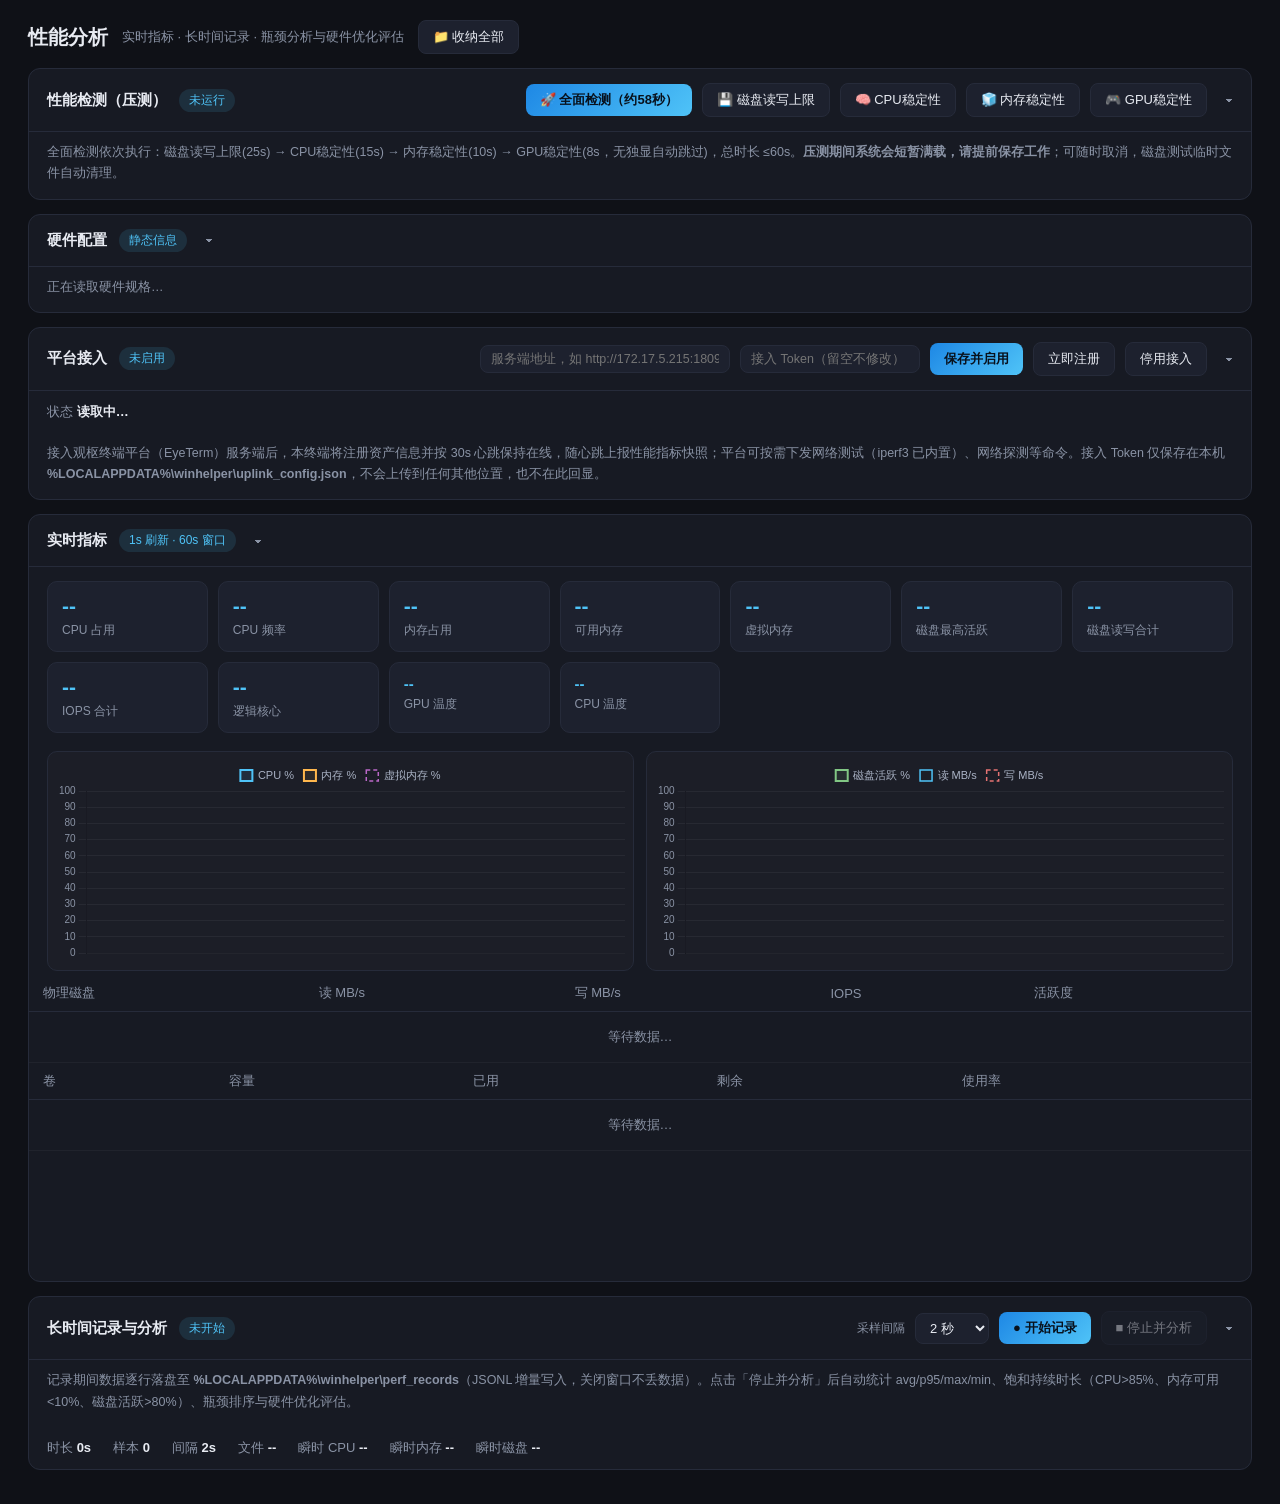
<file: perf-analyzer/web/perf-standalone.html>
<!DOCTYPE html>
<html lang="zh-CN" data-theme="dark">
<head>
    <meta charset="UTF-8">
    <meta name="viewport" content="width=device-width, initial-scale=1.0">
    <title>观枢终端平台｜EyeTerm · 性能分析独立测试页（perf-analyzer）</title>
    <script src="../vendor/chart.umd.min.js"></script>
    <style>
        /* 精简深色主题（与主应用视觉一致的必要子集） */
        :root {
            --bg: #0f1117; --panel: #171a23; --panel2: #1d212e; --border: #262b3a; --border-color: #262b3a;
            --text: #e8ebf2; --text2: #8a93a5; --text-secondary: #8a93a5; --text-primary: #e8ebf2;
            --accent: #4fc3f7; --accent-cyan: #4fc3f7; --ok: #81c784; --warn: #ffb74d; --err: #e57373;
        }
        * { margin: 0; padding: 0; box-sizing: border-box; }
        body { background: var(--bg); color: var(--text); font-family: "Segoe UI", "Microsoft YaHei", sans-serif; padding: 20px 28px; }
        h2 { font-size: 20px; }
        h3 { font-size: 15px; font-weight: 600; }
        .page-header { display: flex; align-items: center; gap: 14px; margin-bottom: 14px; flex-wrap: wrap; }
        .page-subtitle { color: var(--text2); font-size: 13px; }
        .section-card { background: var(--panel); border: 1px solid var(--border); border-radius: 12px; margin-bottom: 14px; overflow: hidden; }
        .card-header { display: flex; align-items: center; gap: 12px; padding: 14px 18px; border-bottom: 1px solid var(--border); cursor: pointer; flex-wrap: wrap; }
        .card-badge { font-size: 12px; color: var(--accent); background: rgba(79,195,247,.12); border-radius: 20px; padding: 3px 10px; }
        .btn { border: 1px solid var(--border); background: var(--panel2); color: var(--text); border-radius: 8px; padding: 7px 14px; font-size: 13px; cursor: pointer; }
        .btn:hover { border-color: var(--accent); }
        .btn:disabled { opacity: .45; cursor: not-allowed; }
        .btn-primary { background: linear-gradient(135deg, #1e88e5, #4fc3f7); border: none; color: #08111c; font-weight: 600; }
        .filter-select { background: var(--panel2); color: var(--text); border: 1px solid var(--border); border-radius: 8px; padding: 6px 10px; font-size: 13px; }
        .table-wrapper { overflow-x: auto; }
        .event-table { width: 100%; border-collapse: collapse; font-size: 13px; }
        .event-table th { text-align: left; padding: 9px 14px; color: var(--text2); font-weight: 500; border-bottom: 1px solid var(--border); white-space: nowrap; }
        .event-table td { padding: 9px 14px; border-bottom: 1px solid rgba(255,255,255,.04); white-space: nowrap; }
        .empty-state { text-align: center; color: var(--text2); padding: 16px !important; }
        .disk-note { padding: 10px 18px 14px; color: var(--text2); font-size: 12.5px; line-height: 1.7; }
        .disk-toolbar { display: flex; align-items: center; gap: 10px; margin-left: auto; flex-wrap: wrap; }
        .progress-text { color: var(--text2); font-size: 12px; }
        .card-chevron { margin-left: 6px; color: var(--text2); }
        .section-card.collapsed > *:not(.card-header) { display: none; }
    </style>
    <style id="perf-style">
        /* ===== perf 模块特有样式（同步到主应用 tab-perf section 内部 <style>） ===== */
        .perf-live-grid { display: grid; grid-template-columns: repeat(auto-fit, minmax(140px, 1fr)); gap: 10px; padding: 14px 18px 6px; }
        .perf-live-item { background: var(--panel2, #1d212e); border: 1px solid var(--border, #262b3a); border-radius: 10px; padding: 12px 14px; display: flex; flex-direction: column; gap: 4px; }
        .perf-live-value { font-size: 21px; font-weight: 700; color: var(--accent, #4fc3f7); font-variant-numeric: tabular-nums; }
        .perf-live-label { font-size: 12px; color: var(--text2, #8a93a5); }
        .perf-charts-row { display: grid; grid-template-columns: 1fr 1fr; gap: 12px; padding: 12px 18px 4px; }
        @media (max-width: 980px) { .perf-charts-row { grid-template-columns: 1fr; } }
        .perf-chart-box { height: 220px; background: rgba(255,255,255,.02); border: 1px solid var(--border, #262b3a); border-radius: 10px; padding: 8px; }
        .perf-rec-status { display: flex; flex-wrap: wrap; gap: 8px 22px; padding: 12px 18px; font-size: 13px; color: var(--text2, #8a93a5); }
        .perf-rec-status b { color: var(--text, #e8ebf2); font-variant-numeric: tabular-nums; }
        .perf-report { padding: 14px 18px 18px; }
        .perf-report-head { display: flex; align-items: baseline; gap: 14px; flex-wrap: wrap; margin-bottom: 10px; }
        .perf-report-title { font-size: 15px; font-weight: 700; }
        .perf-report-level { font-size: 12.5px; border: 1px solid; border-radius: 20px; padding: 2px 10px; }
        .perf-report-meta { font-size: 12px; color: var(--text2, #8a93a5); }
        .perf-report-item { background: rgba(255,255,255,.03); border: 1px solid var(--border, #262b3a); border-left: 3px solid var(--accent, #4fc3f7); border-radius: 8px; padding: 10px 12px; margin-bottom: 8px; font-size: 13px; line-height: 1.6; }
        .perf-report-suggestion { color: var(--text2, #8a93a5); font-size: 12.5px; margin-top: 2px; }
        .perf-sev { font-size: 11.5px; border: 1px solid; border-radius: 4px; padding: 0 5px; margin-right: 4px; }
        .perf-sat-row { display: grid; grid-template-columns: repeat(auto-fit, minmax(220px, 1fr)); gap: 10px; margin-top: 12px; }
        .perf-sat-item { display: flex; gap: 10px; align-items: flex-start; background: rgba(255,255,255,.02); border: 1px solid var(--border, #262b3a); border-radius: 10px; padding: 10px 12px; font-size: 13px; }
                .perf-sat-rank { font-weight: 800; color: var(--accent, #4fc3f7); font-size: 15px; }
                .perf-sat-detail { color: var(--text2, #8a93a5); font-size: 12px; margin-top: 3px; }
                .hw-grid { display: grid; grid-template-columns: repeat(auto-fit, minmax(300px, 1fr)); gap: 10px; padding: 14px 18px; }
                .hw-group { background: rgba(255,255,255,.02); border: 1px solid var(--border-color, #262b3a); border-radius: 10px; padding: 12px 14px; margin-bottom: 10px; }
                .hw-grid .hw-group { margin-bottom: 0; }
                .hw-title { font-size: 13.5px; font-weight: 700; margin-bottom: 8px; }
                .hw-body { display: flex; flex-direction: column; gap: 4px; }
                .hw-name { font-size: 13.5px; }
                .hw-meta { font-size: 12.5px; color: var(--text-secondary, #8a93a5); line-height: 1.6; }
                .hw-badge { display: inline-block; font-size: 11px; border: 1px solid var(--accent-cyan, #4fc3f7); color: var(--accent-cyan, #4fc3f7); border-radius: 4px; padding: 0 6px; margin-left: 6px; }
                .hw-badge-sys { border-color: var(--warn, #ffb74d); color: var(--warn, #ffb74d); }
                .perf-progress-row { display: flex; gap: 16px; align-items: center; flex-wrap: wrap; padding: 10px 18px; font-size: 13px; color: var(--text-secondary, #8a93a5); }
                .perf-progress-row b { color: var(--text-primary, #e8ebf2); }
                .perf-gpu-wrap { padding: 0 18px 12px; display: none; }
                .perf-gpu-wrap canvas { border: 1px solid var(--border-color, #262b3a); border-radius: 8px; }
                /* ===== uiConfirm 全局确认对话框（组件内联于页尾 script；app.js 为唯一实现基准） ===== */
                .btn-ghost { background: none; border: 1px solid var(--border-color, #262b3a); color: var(--text-secondary, #8a93a5); }
                .btn-ghost:hover { color: var(--text-primary, #e8ebf2); border-color: var(--text-secondary, #8a93a5); }
                .ui-confirm-mask { position: fixed; inset: 0; z-index: 1200; background: rgba(6, 8, 12, .72); display: flex; align-items: center; justify-content: center; }
                .ui-confirm-card { width: min(420px, 88vw); background: var(--panel, #171a23); border: 1px solid var(--border-color, #262b3a); border-radius: 12px; box-shadow: 0 12px 44px rgba(0, 0, 0, .55); overflow: hidden; }
                .ui-confirm-head { padding: 16px 18px 0; }
                .ui-confirm-head h3 { margin: 0; font-size: 15px; font-weight: 600; color: var(--text-primary, #e8ebf2); }
                .ui-confirm-body { padding: 10px 18px 4px; font-size: 13px; line-height: 1.7; color: var(--text-secondary, #aab3c5); white-space: pre-line; word-break: break-word; max-height: 50vh; overflow: auto; }
                .ui-confirm-foot { display: flex; justify-content: flex-end; gap: 8px; padding: 14px 18px 16px; }
                .ui-confirm-btn { min-width: 76px; }
                .ui-confirm-ok-danger { background: #e57373 !important; border-color: #e57373 !important; color: #fff !important; }
                .ui-confirm-ok-danger:hover { background: #ef8a8a !important; }
    </style>
</head>
<body>
    <div id="tab-perf" class="tab-content active">
        <div class="page-header">
            <h2>性能分析</h2>
            <p class="page-subtitle">实时指标 · 长时间记录 · 瓶颈分析与硬件优化评估</p>
            <button class="btn" onclick="toggleAllCards(this)">📁 收纳全部</button>
        </div>

        <!-- 性能检测（压测）——首行 -->
        <div class="section-card" data-collapse>
            <div class="card-header">
                <h3>性能检测（压测）</h3>
                <span class="card-badge" id="perfStressBadge">未运行</span>
                <div class="disk-toolbar">
                    <button class="btn btn-primary" data-stress-mode="full" onclick="startPerfStress('full')">🚀 全面检测（约58秒）</button>
                    <button class="btn" data-stress-mode="disk" onclick="startPerfStress('disk')">💾 磁盘读写上限</button>
                    <button class="btn" data-stress-mode="cpu" onclick="startPerfStress('cpu')">🧠 CPU稳定性</button>
                    <button class="btn" data-stress-mode="mem" onclick="startPerfStress('mem')">🧊 内存稳定性</button>
                    <button class="btn" data-stress-mode="gpu" onclick="startPerfStress('gpu')">🎮 GPU稳定性</button>
                    <button class="btn btn-ghost" id="perfStressCancelBtn" style="display:none" onclick="cancelPerfStress()">✖ 取消压测</button>
                </div>
            </div>
            <div class="disk-note">全面检测依次执行：磁盘读写上限(25s) → CPU稳定性(15s) → 内存稳定性(10s) → GPU稳定性(8s，无独显自动跳过)，总时长 ≤60s。<b>压测期间系统会短暂满载，请提前保存工作</b>；可随时取消，磁盘测试临时文件自动清理。</div>
            <div id="perfStressProgress" style="display:none">
                <div class="perf-progress-row">
                    <span><b id="perfStressStageText">准备中…</b></span>
                    <span id="perfStressRemaining"></span>
                    <span id="perfStressLive"></span>
                    <span id="perfStressLatency"></span>
                </div>
                <div style="padding:0 18px 4px"><div class="progress-bar"><div class="progress-fill" id="perfStressBar" style="width:0%"></div></div></div>
                <div class="perf-gpu-wrap" id="perfGpuStressWrap"><canvas id="perfGpuStressCanvas" width="120" height="90"></canvas><span style="font-size:12px;color:var(--text2,#8a93a5);margin-left:8px">GPU WebGL 满载负载运行中</span></div>
            </div>
            <div id="perfStressResultBox" style="display:none"></div>
        </div>

        <!-- 硬件配置 -->
        <div class="section-card" data-collapse>
            <div class="card-header">
                <h3>硬件配置</h3>
                <span class="card-badge">静态信息</span>
            </div>
            <div class="hw-grid" id="perfHwInfoBox" style="display:none"></div>
            <div class="disk-note" id="perfHwInfoPlaceholder">正在读取硬件规格…</div>
        </div>

        <!-- 平台接入（EyeTerm 服务端联动） -->
        <div class="section-card" data-collapse>
            <div class="card-header">
                <h3>平台接入</h3>
                <span class="card-badge" id="perfUplinkBadge">未启用</span>
                <div class="disk-toolbar">
                    <input id="perfUplinkServer" type="text" placeholder="服务端地址，如 http://172.17.5.215:18090"
                        style="background:var(--panel2,#1d212e);color:var(--text,#e8ebf2);border:1px solid var(--border,#262b3a);border-radius:8px;padding:6px 10px;font-size:12.5px;width:250px">
                    <input id="perfUplinkToken" type="password" placeholder="接入 Token（留空不修改）" autocomplete="new-password"
                        style="background:var(--panel2,#1d212e);color:var(--text,#e8ebf2);border:1px solid var(--border,#262b3a);border-radius:8px;padding:6px 10px;font-size:12.5px;width:180px">
                    <button class="btn btn-primary" id="perfUplinkSaveBtn" onclick="savePerfUplink(true)">保存并启用</button>
                    <button class="btn" id="perfUplinkRegBtn" onclick="registerPerfUplink()">立即注册</button>
                    <button class="btn" id="perfUplinkDisableBtn" onclick="savePerfUplink(false)">停用接入</button>
                </div>
            </div>
            <div class="perf-rec-status" id="perfUplinkStatus"><span>状态 <b>读取中…</b></span></div>
            <div class="disk-note">接入观枢终端平台（EyeTerm）服务端后，本终端将注册资产信息并按 30s 心跳保持在线，随心跳上报性能指标快照；平台可按需下发网络测试（iperf3 已内置）、网络探测等命令。接入 Token 仅保存在本机 <b>%LOCALAPPDATA%\winhelper\uplink_config.json</b>，不会上传到任何其他位置，也不在此回显。</div>
        </div>

        <!-- 实时指标 -->
        <div class="section-card" data-collapse>
            <div class="card-header">
                <h3>实时指标</h3>
                <span class="card-badge" id="perfBadge">1s 刷新 · 60s 窗口</span>
            </div>
            <div class="perf-live-grid">
                <div class="perf-live-item"><span class="perf-live-value" id="perfCpuVal">--</span><span class="perf-live-label">CPU 占用</span></div>
                <div class="perf-live-item"><span class="perf-live-value" id="perfFreqVal">--</span><span class="perf-live-label">CPU 频率</span></div>
                <div class="perf-live-item"><span class="perf-live-value" id="perfMemVal">--</span><span class="perf-live-label">内存占用</span></div>
                <div class="perf-live-item"><span class="perf-live-value" id="perfMemAvailVal">--</span><span class="perf-live-label">可用内存</span></div>
                <div class="perf-live-item"><span class="perf-live-value" id="perfSwapVal">--</span><span class="perf-live-label">虚拟内存</span></div>
                <div class="perf-live-item"><span class="perf-live-value" id="perfDiskVal">--</span><span class="perf-live-label">磁盘最高活跃</span></div>
                <div class="perf-live-item"><span class="perf-live-value" id="perfIoVal">--</span><span class="perf-live-label">磁盘读写合计</span></div>
                <div class="perf-live-item"><span class="perf-live-value" id="perfIopsVal">--</span><span class="perf-live-label">IOPS 合计</span></div>
                <div class="perf-live-item"><span class="perf-live-value" id="perfCoresVal">--</span><span class="perf-live-label">逻辑核心</span></div>
                <div class="perf-live-item"><span class="perf-live-value" id="perfGpuTempVal" style="font-size:15px">--</span><span class="perf-live-label">GPU 温度</span></div>
                <div class="perf-live-item"><span class="perf-live-value" id="perfCpuTempVal" style="font-size:15px">--</span><span class="perf-live-label">CPU 温度</span><span id="perfCpuTempExtra" style="display:none"></span></div>
            </div>
            <div class="perf-charts-row">
                <div class="perf-chart-box"><canvas id="perfChartCpuMem"></canvas></div>
                <div class="perf-chart-box"><canvas id="perfChartDisk"></canvas></div>
            </div>
            <div class="table-wrapper">
                <table class="event-table">
                    <thead><tr><th>物理磁盘</th><th>读 MB/s</th><th>写 MB/s</th><th>IOPS</th><th>活跃度</th></tr></thead>
                    <tbody id="perfDisksBody"><tr><td colspan="5" class="empty-state">等待数据…</td></tr></tbody>
                </table>
            </div>
            <div class="table-wrapper">
                <table class="event-table">
                    <thead><tr><th>卷</th><th>容量</th><th>已用</th><th>剩余</th><th>使用率</th></tr></thead>
                    <tbody id="perfVolsBody"><tr><td colspan="5" class="empty-state">等待数据…</td></tr></tbody>
                </table>
                <div style="height:120px;margin-top:10px"><canvas id="perfVolsCanvas"></canvas></div>
            </div>
        </div>

        <!-- 长时间记录与分析 -->
        <div class="section-card" data-collapse>
            <div class="card-header">
                <h3>长时间记录与分析</h3>
                <span class="card-badge" id="perfRecBadge">未开始</span>
                <div class="disk-toolbar">
                    <label style="font-size:12px;color:var(--text2,#8a93a5)">采样间隔</label>
                    <select id="perfInterval" class="filter-select">
                        <option value="1">1 秒</option>
                        <option value="2" selected>2 秒</option>
                        <option value="5">5 秒</option>
                        <option value="10">10 秒</option>
                    </select>
                    <button class="btn btn-primary" id="perfRecStartBtn" onclick="perfStartRecord()">● 开始记录</button>
                    <button class="btn" id="perfRecStopBtn" onclick="perfStopRecord()" disabled>■ 停止并分析</button>
                </div>
            </div>
            <div class="disk-note">记录期间数据逐行落盘至 <b>%LOCALAPPDATA%\winhelper\perf_records</b>（JSONL 增量写入，关闭窗口不丢数据）。点击「停止并分析」后自动统计 avg/p95/max/min、饱和持续时长（CPU&gt;85%、内存可用&lt;10%、磁盘活跃&gt;80%）、瓶颈排序与硬件优化评估。</div>
            <div class="perf-rec-status">
                <span>时长 <b id="perfRecElapsed">0s</b></span>
                <span>样本 <b id="perfRecSamples">0</b></span>
                <span>间隔 <b id="perfRecInterval">2s</b></span>
                <span>文件 <b id="perfRecFile">--</b></span>
                <span>瞬时 CPU <b id="perfRecCpu">--</b></span>
                <span>瞬时内存 <b id="perfRecMem">--</b></span>
                <span>瞬时磁盘 <b id="perfRecDisk">--</b></span>
            </div>
            <div id="perfReportBox" style="display:none"></div>
        </div>
    </div>

    <script src="perf.js"></script>
    <script>
        /* =================================================================
         * uiConfirm standalone 内联副本（本页无 app.js；实现以主应用 web/app.js
         * uiConfirm 为准——全项目唯一合法对话框出口，勿在此新增原生 confirm/alert）
         * ================================================================= */
        function uiConfirm(opts) {
            return new Promise(function (resolve) {
                var title = (opts && opts.title) || "确认";
                var message = (opts && opts.message) || "";
                var okText = (opts && opts.okText) || "确定";
                var cancelText = (opts && opts.cancelText !== undefined) ? opts.cancelText : "取消";
                var danger = !!(opts && opts.danger);
                var mask = document.createElement("div");
                mask.className = "ui-confirm-mask";
                var card = document.createElement("div");
                card.className = "ui-confirm-card";
                card.setAttribute("role", "dialog");
                card.setAttribute("aria-modal", "true");
                var head = document.createElement("div");
                head.className = "ui-confirm-head";
                var h3 = document.createElement("h3");
                h3.textContent = title;
                head.appendChild(h3);
                var body = document.createElement("div");
                body.className = "ui-confirm-body";
                body.textContent = message;
                var foot = document.createElement("div");
                foot.className = "ui-confirm-foot";
                var done = false;
                function close(result) {
                    if (done) return;
                    done = true;
                    document.removeEventListener("keydown", onKey, true);
                    mask.remove();
                    resolve(result);
                }
                function onKey(e) {
                    if (e.key === "Escape") { e.stopPropagation(); close(false); }
                    else if (e.key === "Enter") { e.stopPropagation(); close(true); }
                }
                if (cancelText) {
                    var btnCancel = document.createElement("button");
                    btnCancel.className = "btn btn-ghost ui-confirm-btn";
                    btnCancel.textContent = cancelText;
                    btnCancel.addEventListener("click", function () { close(false); });
                    foot.appendChild(btnCancel);
                }
                var btnOk = document.createElement("button");
                btnOk.className = "btn btn-primary ui-confirm-btn" + (danger ? " ui-confirm-ok-danger" : "");
                btnOk.textContent = okText;
                btnOk.addEventListener("click", function () { close(true); });
                foot.appendChild(btnOk);
                mask.addEventListener("mousedown", function (e) {
                    if (e.target === mask) close(false);
                });
                card.appendChild(head);
                card.appendChild(body);
                card.appendChild(foot);
                mask.appendChild(card);
                document.body.appendChild(mask);
                document.addEventListener("keydown", onKey, true);
                btnOk.focus();
            });
        }

        /* 独立测试页自举（主应用由 app.js 的 switchTab 调用 initPerfTab） */
        function initCollapsibleCards() {
            document.querySelectorAll(".section-card[data-collapse]").forEach(function (card) {
                var header = card.querySelector(".card-header");
                if (!header || header.dataset.collapseInit) return;
                header.dataset.collapseInit = "1";
                header.addEventListener("click", function (e) {
                    if (e.target.closest("button, select, input, a, label")) return;
                    card.classList.toggle("collapsed");
                });
                var chev = document.createElement("span");
                chev.className = "card-chevron";
                chev.textContent = "▾";
                header.appendChild(chev);
            });
        }
        function toggleAllCards(btn) {
            var scope = btn.closest(".tab-content") || document;
            var cards = Array.prototype.slice.call(scope.querySelectorAll(".section-card[data-collapse]"));
            var anyExpanded = cards.some(function (c) { return !c.classList.contains("collapsed"); });
            cards.forEach(function (c) { c.classList.toggle("collapsed", anyExpanded); });
            btn.textContent = anyExpanded ? "📂 展开全部" : "📁 收纳全部";
        }
        document.addEventListener("DOMContentLoaded", function () {
            initCollapsibleCards();
            initPerfTab();
        });
    </script>
</body>
</html>
</file>
